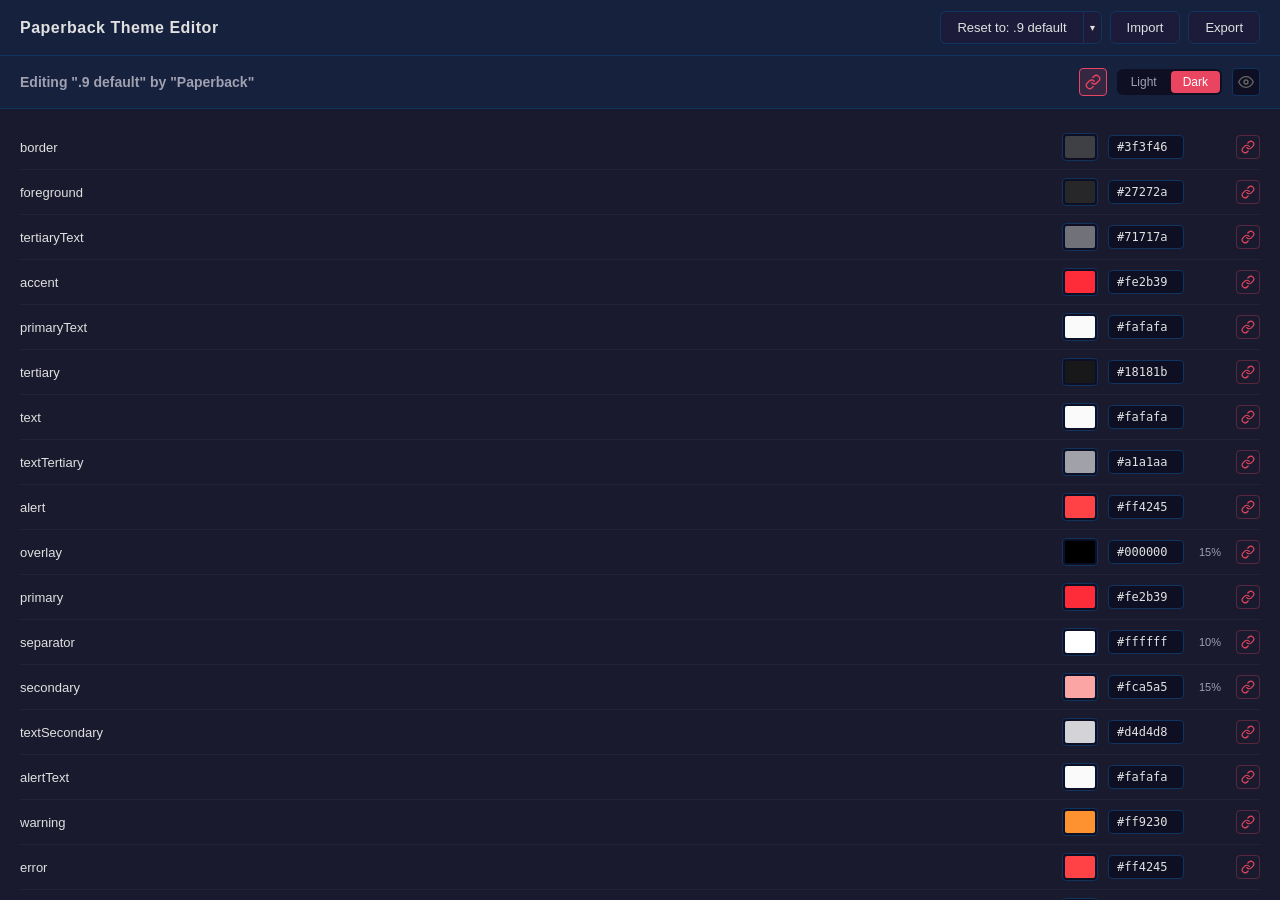
<file: src/index.html>
<!DOCTYPE html>
<html lang="en">
<head>
  <meta charset="UTF-8">
  <meta name="viewport" content="width=device-width, initial-scale=1.0">
  <title>Paperback Theme Editor</title>
  <link rel="stylesheet" href="layout.css">
  <link rel="stylesheet" href="preview.css">
</head>
<body>
  <div class="preview-edit-chrome">
  <header class="toolbar">
    <h1 class="toolbar-title">Paperback Theme Editor</h1>
    <div class="toolbar-actions">
      <div class="split-btn" id="reset-group">
        <button id="btn-reset" class="btn split-btn-main">Reset to: .9 default</button>
        <button id="btn-reset-toggle" class="btn split-btn-toggle" aria-label="Choose reset theme" aria-expanded="false" aria-controls="reset-dropdown">&#9662;</button>
        <div id="reset-dropdown" class="split-dropdown hidden">
          <!-- populated by JS from manifest -->
        </div>
      </div>
      <button id="btn-import" class="btn" title="Import .pbcolors">Import</button>
      <button id="btn-export" class="btn" title="Export .pbcolors">Export</button>
      <input type="file" id="file-input" accept=".pbcolors" hidden>
    </div>
  </header>

  <nav class="mobile-view-switch" aria-label="Workspace view">
    <button id="btn-mobile-colors" type="button" aria-pressed="true" aria-controls="editor-content">Colors</button>
    <button id="btn-mobile-preview" type="button" aria-pressed="false" aria-controls="preview-panel">Preview</button>
  </nav>
  </div>

  <main class="workspace preview-hidden" data-mobile-panel="colors">
    <section class="panel editor-panel">
      <div class="preview-edit-chrome">
      <div class="panel-header">
        <h2 id="editor-title">Editor</h2>
        <div class="editor-controls">
          <button id="btn-global-link" class="global-link-btn linked" title="All colors linked (light = dark)" aria-label="Link all colors between Light and Dark" aria-pressed="true"><span class="control-label">Modes linked</span></button>
          <div class="mode-toggle">
            <button id="btn-light" class="mode-btn" aria-pressed="false">Light</button>
            <button id="btn-dark" class="mode-btn active" aria-pressed="true">Dark</button>
          </div>
          <button id="btn-preview-toggle" class="preview-toggle-btn" title="Show preview panel" aria-label="Show preview panel" aria-expanded="false" aria-controls="preview-panel"><span class="control-label">Show preview</span></button>
        </div>
      </div>
      </div>
      <div id="editor-content" class="panel-body">
        <!-- Color pickers will be generated here -->
      </div>
    </section>

    <section id="preview-panel" class="panel preview-panel collapsed">
      <div class="preview-edit-chrome">
      <div class="panel-header">
        <h2>Preview</h2>
        <span class="preview-mobile-hint">Tap a color to edit</span>
        <button id="btn-preview-last-color" class="preview-last-color" type="button" hidden>
          <span id="preview-last-color-name"></span>
          <span class="preview-last-color-swatch" aria-hidden="true"></span>
        </button>
      </div>
      </div>
      <div id="preview-content" class="panel-body">
        <!-- Preview components will be loaded here -->
      </div>
      <section id="preview-color-editor" class="preview-color-editor" hidden inert aria-label="Preview color editor">
        <div class="preview-color-editor-heading">
          <button id="btn-preview-color-link" class="preview-color-editor-title" type="button" aria-pressed="false">
            <strong id="preview-color-name"></strong>
            <span id="preview-color-context"><span id="preview-color-applies"></span><span id="preview-color-link-label"></span><span id="preview-color-opacity"></span></span>
          </button>
          <button id="btn-preview-color-done" class="btn" type="button">Done</button>
        </div>
        <div class="preview-color-editor-controls">
          <div id="preview-color-field" class="preview-color-field" tabindex="0" role="group" aria-label="Saturation and brightness" aria-describedby="preview-color-field-help">
            <span id="preview-color-thumb" aria-hidden="true"></span>
          </div>
          <span id="preview-color-field-help" class="visually-hidden">Drag to change saturation and brightness. Use Left and Right for saturation, Up and Down for brightness. Hold Shift for larger steps.</span>
          <div class="preview-color-values">
            <label class="preview-color-hue-row"><span>Hue</span><input id="preview-color-hue" type="range" min="0" max="360" step="1" value="0"></label>
            <div class="preview-color-value-row">
              <span id="preview-color-swatch" aria-hidden="true"></span>
              <label for="preview-color-hex" class="visually-hidden">Hex color</label>
              <input id="preview-color-hex" type="text" autocomplete="off" autocapitalize="off" autocorrect="off" spellcheck="false" enterkeyhint="done" placeholder="#RRGGBB" aria-label="Hex color" aria-describedby="preview-color-hex-error">
              <button id="btn-preview-color-undo" class="btn" type="button">Undo</button>
            </div>
            <span id="preview-color-hex-error" class="preview-color-hex-error" role="status" hidden></span>
          </div>
        </div>
        <div class="preview-color-history">
          <select id="preview-color-history-kind" aria-label="Color history">
            <option value="recent">Recent</option>
            <option value="favorites">Favorites</option>
          </select>
          <div id="preview-color-history-list" class="preview-color-history-list" aria-label="Recent colors"></div>
          <button id="btn-preview-favorite" class="btn" type="button" aria-pressed="false">Favorite</button>
        </div>
      </section>
    </section>
  </main>

  <dialog id="export-dialog" class="export-dialog" aria-labelledby="export-title">
    <form id="export-form">
      <h2 id="export-title">Export theme</h2>
      <label for="export-name">File name</label>
      <div class="export-filename">
        <input id="export-name" type="text" required autocomplete="off" autocapitalize="off" spellcheck="false" aria-describedby="export-extension" autofocus>
        <span id="export-extension">.pbcolors</span>
      </div>
      <div class="export-actions">
        <button id="btn-export-cancel" class="btn" type="button">Cancel</button>
        <button class="btn export-confirm" type="submit">Export</button>
      </div>
    </form>
  </dialog>

  <script>
    (() => {
      let prefs = null;

      try {
        const saved = localStorage.getItem('theme-editor-prefs');
        prefs = saved ? JSON.parse(saved) : null;
      } catch {
        prefs = null;
      }

      window.__themeEditorBootPrefs = prefs;
      window.__themeEditorPreviewEnabled = true;

      const mode = prefs?.mode === 'light' ? 'light' : 'dark';
      const globalLinked = prefs?.globalLinked !== false;
      const previewEnabled = window.__themeEditorPreviewEnabled;
      const previewVisible = previewEnabled && prefs?.previewVisible === true;
      const mobilePanel = previewVisible && prefs?.mobilePanel === 'preview' ? 'preview' : 'colors';

      const btnLight = document.getElementById('btn-light');
      const btnDark = document.getElementById('btn-dark');
      const btnGlobalLink = document.getElementById('btn-global-link');
      const btnPreviewToggle = document.getElementById('btn-preview-toggle');
      const previewPanel = document.querySelector('.preview-panel');
      const workspace = document.querySelector('.workspace');
      const btnMobileColors = document.getElementById('btn-mobile-colors');
      const btnMobilePreview = document.getElementById('btn-mobile-preview');

      btnLight.classList.toggle('active', mode === 'light');
      btnDark.classList.toggle('active', mode === 'dark');
      btnLight.setAttribute('aria-pressed', String(mode === 'light'));
      btnDark.setAttribute('aria-pressed', String(mode === 'dark'));
      btnGlobalLink.classList.toggle('linked', globalLinked);
      btnGlobalLink.title = globalLinked ? 'All colors linked (light = dark)' : 'Colors independent';
      btnGlobalLink.setAttribute('aria-pressed', String(globalLinked));
      btnGlobalLink.querySelector('.control-label').textContent = globalLinked ? 'Modes linked' : 'Modes unlinked';

      previewPanel.classList.toggle('collapsed', !previewVisible);
      workspace.classList.toggle('preview-hidden', !previewVisible);
      btnPreviewToggle.classList.toggle('active', previewVisible);
      btnPreviewToggle.disabled = !previewEnabled;
      btnPreviewToggle.title = previewEnabled
        ? previewVisible ? 'Hide preview panel' : 'Show preview panel'
        : 'Preview coming soon';
      btnPreviewToggle.setAttribute('aria-label', btnPreviewToggle.title);
      btnPreviewToggle.setAttribute('aria-expanded', String(previewVisible));
      btnPreviewToggle.querySelector('.control-label').textContent = previewVisible ? 'Hide preview' : 'Show preview';
      workspace.dataset.mobilePanel = mobilePanel;
      btnMobileColors.setAttribute('aria-pressed', String(mobilePanel === 'colors'));
      btnMobilePreview.setAttribute('aria-pressed', String(mobilePanel === 'preview'));
      btnMobilePreview.disabled = !previewEnabled;
      const mobileLayout = window.matchMedia('(max-width: 700px), (pointer: coarse) and (max-height: 500px)');
      const previewEditing = mobileLayout.matches && mobilePanel === 'preview' && prefs?.previewEditor?.open === true;
      document.body.classList.toggle('preview-editing', previewEditing);
      document.querySelectorAll('.preview-edit-chrome').forEach(chrome => { chrome.inert = previewEditing; });
    })();
  </script>
  <script type="module" src="editor.js"></script>
</body>
</html>
</file>
<file: src/layout.css>
*, *::before, *::after {
  box-sizing: border-box;
  margin: 0;
  padding: 0;
}

:root {
  --ui-bg: #1a1a2e;
  --ui-surface: #16213e;
  --ui-border: #0f3460;
  --ui-text: #e0e0e0;
  --ui-text-muted: #a0a0b0;
  --ui-accent: #e94560;
  --ui-accent-hover: #ff6b81;
  --ui-panel-bg: #1c1c3a;
  --ui-input-bg: #0f0f23;
  --toolbar-height: 56px;
}

html, body {
  height: 100%;
  font-family: -apple-system, BlinkMacSystemFont, "Segoe UI", Roboto, Helvetica, Arial, sans-serif;
  background: var(--ui-bg);
  color: var(--ui-text);
}

body {
  display: flex;
  flex-direction: column;
  height: 100vh;
  height: 100dvh;
  overflow: hidden;
}

.visually-hidden {
  position: absolute;
  width: 1px;
  height: 1px;
  margin: -1px;
  padding: 0;
  overflow: hidden;
  clip: rect(0, 0, 0, 0);
  clip-path: inset(50%);
  white-space: nowrap;
  border: 0;
}

/* Mobile uses these wrappers for its sticky stack and edit transition. */
.preview-edit-chrome {
  display: contents;
}

/* Toolbar */
.toolbar {
  display: flex;
  align-items: center;
  justify-content: space-between;
  min-height: var(--toolbar-height);
  flex-shrink: 0;
  padding: 0 20px;
  background: var(--ui-surface);
  border-bottom: 1px solid var(--ui-border);
}

.toolbar-title {
  font-size: 16px;
  font-weight: 600;
  letter-spacing: 0.5px;
}

.toolbar-actions {
  display: flex;
  gap: 8px;
}

.btn {
  padding: 8px 16px;
  border: 1px solid var(--ui-border);
  border-radius: 6px;
  background: var(--ui-panel-bg);
  color: var(--ui-text);
  font-size: 13px;
  cursor: pointer;
  transition: background 0.15s, border-color 0.15s;
}

.btn:hover {
  background: var(--ui-border);
  border-color: var(--ui-accent);
}

/* Export filename dialog */
.export-dialog {
  width: min(420px, calc(100% - 24px));
  max-height: calc(100% - 24px);
  margin: auto;
  padding: 24px;
  overflow-y: auto;
  border: 1px solid var(--ui-border);
  border-radius: 12px;
  background: var(--ui-surface);
  color: var(--ui-text);
  box-shadow: 0 16px 48px rgba(0, 0, 0, 0.4);
}

.export-dialog::backdrop {
  background: rgba(0, 0, 0, 0.6);
}

.export-dialog h2 {
  margin-bottom: 20px;
  font-size: 18px;
}

.preview-history-remove-color {
  display: flex;
  align-items: center;
  gap: 12px;
  line-height: 1.4;
}

.preview-history-remove-swatch {
  flex: 0 0 44px;
  height: 44px;
  border: 1px solid rgba(255, 255, 255, 0.3);
  border-radius: 8px;
}

.export-dialog label {
  display: block;
  margin-bottom: 8px;
  font-size: 14px;
}

.export-filename {
  display: flex;
  align-items: center;
  overflow: hidden;
  border: 1px solid var(--ui-border);
  border-radius: 6px;
  background: var(--ui-input-bg);
}

.export-filename:focus-within {
  outline: 2px solid var(--ui-accent);
  outline-offset: 2px;
}

.export-filename input {
  width: 100%;
  min-width: 0;
  min-height: 44px;
  padding: 10px;
  border: 0;
  outline: none;
  background: transparent;
  color: var(--ui-text);
  font: inherit;
  font-size: 16px;
}

.export-filename span {
  flex-shrink: 0;
  padding-right: 10px;
  color: var(--ui-text-muted);
  font-size: 14px;
}

.export-actions {
  display: flex;
  justify-content: flex-end;
  gap: 8px;
  margin-top: 24px;
}

.export-actions .btn {
  min-height: 44px;
  min-width: 80px;
}

.export-confirm {
  background: var(--ui-accent);
  border-color: var(--ui-accent);
  color: #fff;
}

/* Split Button (Reset dropdown) */
.split-btn {
  position: relative;
  display: inline-flex;
}

.split-btn-main {
  border-top-right-radius: 0;
  border-bottom-right-radius: 0;
  border-right: none;
}

.split-btn-toggle {
  border-top-left-radius: 0;
  border-bottom-left-radius: 0;
  padding: 8px 6px;
  font-size: 10px;
  line-height: 1;
}

.split-dropdown {
  position: absolute;
  top: 100%;
  left: 0;
  margin-top: 4px;
  min-width: 100%;
  background: var(--ui-panel-bg);
  border: 1px solid var(--ui-border);
  border-radius: 6px;
  z-index: 100;
  overflow: hidden;
}

.split-dropdown.hidden {
  display: none;
}

.split-dropdown-item {
  display: block;
  width: 100%;
  padding: 8px 14px;
  border: none;
  background: none;
  color: var(--ui-text);
  font-size: 13px;
  text-align: left;
  cursor: pointer;
  white-space: nowrap;
  transition: background 0.12s;
}

.split-dropdown-item:hover {
  background: var(--ui-border);
}

.split-dropdown-item.active {
  color: var(--ui-accent);
}

/* Workspace */
.workspace {
  display: flex;
  flex: 1;
  min-width: 0;
  min-height: 0;
}

/* Panels */
.panel {
  display: flex;
  flex-direction: column;
  min-width: 0;
  min-height: 0;
  overflow: hidden;
}

.editor-panel {
  flex: 3;
  border-right: 1px solid var(--ui-border);
}

.preview-panel {
  flex: 2;
  transition: flex 0.25s ease, opacity 0.2s ease;
}

.preview-panel.collapsed {
  flex: 0;
  opacity: 0;
  overflow: hidden;
  pointer-events: none;
}

.preview-panel.collapsed .panel-header,
.preview-panel.collapsed .panel-body {
  display: none;
}

/* When preview is collapsed, remove right border from editor */
.workspace.preview-hidden .editor-panel {
  border-right: none;
}

.panel-header {
  display: flex;
  align-items: center;
  justify-content: space-between;
  gap: 16px;
  flex-shrink: 0;
  padding: 12px 20px;
  border-bottom: 1px solid var(--ui-border);
  background: var(--ui-surface);
}

.panel-header h2 {
  font-size: 14px;
  font-weight: 600;
  text-transform: uppercase;
  letter-spacing: 1px;
  color: var(--ui-text-muted);
}

#editor-title {
  flex: 1;
  min-width: 0;
  overflow: hidden;
  text-overflow: ellipsis;
  white-space: nowrap;
  text-transform: none;
  letter-spacing: 0;
}

.panel-body {
  flex: 1;
  min-height: 0;
  overflow-y: auto;
  padding: 16px 20px;
}

/* Editor Controls */
.editor-controls {
  display: flex;
  align-items: center;
  gap: 10px;
  flex-shrink: 0;
}

.control-label,
.mobile-view-switch,
.preview-mobile-hint,
.preview-last-color,
.preview-color-editor {
  display: none;
}

/* Global Link Button */
.global-link-btn {
  width: 28px;
  height: 28px;
  border: 1px solid var(--ui-border);
  border-radius: 4px;
  background: var(--ui-input-bg);
  cursor: pointer;
  position: relative;
  transition: border-color 0.15s, background 0.15s;
}

.global-link-btn::before {
  content: '';
  position: absolute;
  inset: 0;
  background-repeat: no-repeat;
  background-position: center;
  background-size: 16px;
  /* Chain-link icon via inline SVG */
  background-image: url("data:image/svg+xml,%3Csvg xmlns='http://www.w3.org/2000/svg' viewBox='0 0 24 24' fill='none' stroke='%23666' stroke-width='2' stroke-linecap='round'%3E%3Cpath d='M10 13a5 5 0 0 0 7.54.54l3-3a5 5 0 0 0-7.07-7.07l-1.72 1.71'/%3E%3Cpath d='M14 11a5 5 0 0 0-7.54-.54l-3 3a5 5 0 0 0 7.07 7.07l1.71-1.71'/%3E%3C/svg%3E");
}

.global-link-btn.linked {
  border-color: var(--ui-accent);
  background: rgba(233, 69, 96, 0.15);
}

.global-link-btn.linked::before {
  background-image: url("data:image/svg+xml,%3Csvg xmlns='http://www.w3.org/2000/svg' viewBox='0 0 24 24' fill='none' stroke='%23e94560' stroke-width='2' stroke-linecap='round'%3E%3Cpath d='M10 13a5 5 0 0 0 7.54.54l3-3a5 5 0 0 0-7.07-7.07l-1.72 1.71'/%3E%3Cpath d='M14 11a5 5 0 0 0-7.54-.54l-3 3a5 5 0 0 0 7.07 7.07l1.71-1.71'/%3E%3C/svg%3E");
}

.global-link-btn:hover {
  border-color: var(--ui-accent-hover);
}

/* Preview Toggle Button */
.preview-toggle-btn {
  width: 28px;
  height: 28px;
  border: 1px solid var(--ui-border);
  border-radius: 4px;
  background: var(--ui-input-bg);
  cursor: pointer;
  position: relative;
  transition: border-color 0.15s, background 0.15s;
}

.preview-toggle-btn::before {
  content: '';
  position: absolute;
  inset: 0;
  background-repeat: no-repeat;
  background-position: center;
  background-size: 16px;
  /* Eye icon - preview visible */
  background-image: url("data:image/svg+xml,%3Csvg xmlns='http://www.w3.org/2000/svg' viewBox='0 0 24 24' fill='none' stroke='%23666' stroke-width='2' stroke-linecap='round' stroke-linejoin='round'%3E%3Cpath d='M1 12s4-8 11-8 11 8 11 8-4 8-11 8-11-8-11-8z'/%3E%3Ccircle cx='12' cy='12' r='3'/%3E%3C/svg%3E");
}

.preview-toggle-btn.active {
  border-color: var(--ui-accent);
  background: rgba(233, 69, 96, 0.15);
}

.preview-toggle-btn.active::before {
  background-image: url("data:image/svg+xml,%3Csvg xmlns='http://www.w3.org/2000/svg' viewBox='0 0 24 24' fill='none' stroke='%23e94560' stroke-width='2' stroke-linecap='round' stroke-linejoin='round'%3E%3Cpath d='M1 12s4-8 11-8 11 8 11 8-4 8-11 8-11-8-11-8z'/%3E%3Ccircle cx='12' cy='12' r='3'/%3E%3C/svg%3E");
}

.preview-toggle-btn:hover {
  border-color: var(--ui-accent-hover);
}

.preview-toggle-btn:disabled {
  cursor: not-allowed;
  opacity: 0.45;
}

.preview-toggle-btn:disabled:hover {
  border-color: var(--ui-border);
}

/* Mode Toggle */
.mode-toggle {
  display: flex;
  gap: 2px;
  background: var(--ui-input-bg);
  border-radius: 6px;
  padding: 2px;
}

.mode-btn {
  padding: 4px 12px;
  border: none;
  border-radius: 4px;
  background: transparent;
  color: var(--ui-text-muted);
  font-size: 12px;
  cursor: pointer;
  transition: background 0.15s, color 0.15s;
}

.mode-btn.active {
  background: var(--ui-accent);
  color: #fff;
}

.mode-btn:hover:not(.active) {
  color: var(--ui-text);
}

/* Scrollbar */
.panel-body::-webkit-scrollbar {
  width: 6px;
}

.panel-body::-webkit-scrollbar-track {
  background: transparent;
}

.panel-body::-webkit-scrollbar-thumb {
  background: var(--ui-border);
  border-radius: 3px;
}

/* Color Rows */
.color-row {
  display: flex;
  align-items: center;
  gap: 10px;
  padding: 8px 0;
  border-bottom: 1px solid rgba(255, 255, 255, 0.04);
  position: relative;
  isolation: isolate;
}

.color-row:last-child {
  border-bottom: none;
}

.color-row::before {
  content: '';
  position: absolute;
  inset: 3px -10px;
  border-radius: 14px;
  background: var(--linked-highlight-soft, rgba(233, 69, 96, 0.12));
  box-shadow: inset 0 0 0 2px var(--linked-highlight, rgba(233, 69, 96, 0.4));
  opacity: 0;
  pointer-events: none;
  transition: none;
  z-index: -1;
}

.color-row.linked-hover::before {
  opacity: 1;
}

.color-label {
  flex: 1;
  font-size: 13px;
  color: var(--ui-text);
  min-width: 100px;
  overflow: hidden;
  text-overflow: ellipsis;
  white-space: nowrap;
}

.color-picker {
  width: 36px;
  height: 28px;
  border: 1px solid var(--ui-border);
  border-radius: 4px;
  background: var(--ui-input-bg);
  cursor: pointer;
  padding: 2px;
  flex-shrink: 0;
}

.color-picker::-webkit-color-swatch-wrapper {
  padding: 0;
}

.color-picker::-webkit-color-swatch {
  border: none;
  border-radius: 2px;
}

.color-hex {
  width: 76px;
  padding: 4px 8px;
  border: 1px solid var(--ui-border);
  border-radius: 4px;
  background: var(--ui-input-bg);
  color: var(--ui-text);
  font-size: 12px;
  font-family: 'SF Mono', 'Menlo', 'Consolas', monospace;
  flex-shrink: 0;
}

.color-hex:focus {
  outline: none;
  border-color: var(--ui-accent);
}

.color-alpha {
  width: 32px;
  font-size: 11px;
  color: var(--ui-text-muted);
  text-align: center;
  flex-shrink: 0;
}

/* Per-color Link Button */
.link-btn {
  width: 24px;
  height: 24px;
  border: 1px solid transparent;
  border-radius: 4px;
  background: transparent;
  cursor: pointer;
  position: relative;
  flex-shrink: 0;
  transition: border-color 0.15s, background 0.15s;
}

.link-btn::before {
  content: '';
  position: absolute;
  inset: 0;
  background-repeat: no-repeat;
  background-position: center;
  background-size: 14px;
  background-image: url("data:image/svg+xml,%3Csvg xmlns='http://www.w3.org/2000/svg' viewBox='0 0 24 24' fill='none' stroke='%23555' stroke-width='2' stroke-linecap='round'%3E%3Cpath d='M18 13h-5'/%3E%3Cpath d='M6 13h5'/%3E%3Cpath d='M15 8l3-1a5 5 0 0 1 0 10l-3-1'/%3E%3Cpath d='M9 8l-3-1a5 5 0 0 0 0 10l3-1'/%3E%3C/svg%3E");
}

.link-btn.linked::before {
  background-image: url("data:image/svg+xml,%3Csvg xmlns='http://www.w3.org/2000/svg' viewBox='0 0 24 24' fill='none' stroke='%23e94560' stroke-width='2' stroke-linecap='round'%3E%3Cpath d='M10 13a5 5 0 0 0 7.54.54l3-3a5 5 0 0 0-7.07-7.07l-1.72 1.71'/%3E%3Cpath d='M14 11a5 5 0 0 0-7.54-.54l-3 3a5 5 0 0 0 7.07 7.07l1.71-1.71'/%3E%3C/svg%3E");
}

.link-btn.linked {
  border-color: rgba(233, 69, 96, 0.3);
}

.link-btn:hover {
  background: rgba(255, 255, 255, 0.05);
  border-color: var(--ui-border);
}

/* Let tablet headers wrap without squeezing their controls or content. */
@media (max-width: 1000px) {
  .toolbar {
    flex-wrap: wrap;
    gap: 10px 16px;
    padding: 12px 20px;
  }

  .toolbar-actions {
    flex-wrap: wrap;
  }

  .panel-header {
    flex-wrap: wrap;
    gap: 10px;
  }
}

/* Phones use one full-width panel at a time. */
@media (max-width: 700px), (pointer: coarse) and (max-height: 500px) {
  /* Let Safari's document scroll view own the active panel, including editing. */
  html, body {
    height: auto;
    min-height: 100%;
  }

  body {
    min-height: 100vh;
    min-height: 100dvh;
    overflow: visible;
    overflow-anchor: none;
    --preview-editor-duration: 220ms;
    --preview-editor-easing: cubic-bezier(0.2, 0.7, 0.2, 1);
  }

  .workspace,
  .panel,
  .panel-body {
    flex: none;
    overflow: visible;
  }

  .preview-edit-chrome {
    display: block;
    position: sticky;
    z-index: 10;
    top: var(--preview-edit-chrome-top, 0px);
    align-self: stretch;
    flex: none;
    width: 100%;
    min-height: 0;
    height: var(--preview-edit-chrome-height, auto);
    background: var(--ui-surface);
    opacity: 1;
    transform: none;
    transition: opacity var(--preview-editor-duration) ease-out,
      transform var(--preview-editor-duration) var(--preview-editor-easing);
  }

  body > .preview-edit-chrome {
    z-index: 13;
  }

  .editor-panel > .preview-edit-chrome {
    z-index: 12;
  }

  .preview-panel > .preview-edit-chrome {
    z-index: 11;
  }

  .preview-editor-transitioning .preview-edit-chrome,
  .preview-editing .preview-edit-chrome {
    overflow: clip;
  }

  .preview-editing:not(.preview-editor-transitioning) .preview-edit-chrome {
    height: 0;
  }

  .preview-editing:not(.preview-editor-transitioning) .workspace[data-mobile-panel="preview"] {
    padding-top: var(--preview-edit-anchor-space, 0px);
  }

  .preview-editing .preview-edit-chrome {
    opacity: 0;
    transform: translateY(-8px);
    pointer-events: none;
  }

  .toolbar {
    gap: 6px;
    padding: max(6px, env(safe-area-inset-top)) max(12px, env(safe-area-inset-right)) 6px max(12px, env(safe-area-inset-left));
  }

  .toolbar-title {
    width: 100%;
    font-size: 14px;
    letter-spacing: 0;
  }

  .toolbar-actions {
    display: grid;
    grid-template-columns: minmax(0, 1fr) auto auto;
    gap: 8px;
    width: 100%;
  }

  .toolbar-actions .split-btn {
    grid-column: auto;
    min-width: 0;
  }

  .split-btn-main {
    flex: 1;
    min-width: 0;
    overflow: hidden;
    text-overflow: ellipsis;
  }

  .btn,
  .split-dropdown-item {
    min-height: 44px;
    padding: 10px 8px;
    font-size: 14px;
    white-space: nowrap;
  }

  .split-btn-toggle {
    min-width: 44px;
  }

  .split-dropdown {
    right: 0;
  }

  .split-dropdown-item {
    white-space: normal;
  }

  .mobile-view-switch {
    display: flex;
    flex-shrink: 0;
    gap: 4px;
    padding: 4px max(12px, env(safe-area-inset-right)) 4px max(12px, env(safe-area-inset-left));
    border-bottom: 1px solid var(--ui-border);
    background: var(--ui-surface);
  }

  .mobile-view-switch button {
    flex: 1;
    min-width: 0;
    min-height: 44px;
    padding: 8px 12px;
    border: 1px solid transparent;
    border-radius: 6px;
    background: var(--ui-input-bg);
    color: var(--ui-text-muted);
    font: inherit;
    font-size: 14px;
    cursor: pointer;
  }

  .mobile-view-switch button[aria-pressed="true"] {
    border-color: var(--ui-accent);
    background: rgba(233, 69, 96, 0.15);
    color: var(--ui-text);
  }

  .workspace {
    flex-direction: column;
  }

  .preview-mobile-hint:not([hidden]) {
    display: inline;
    color: var(--ui-text-muted);
    font-size: 12px;
    line-height: 1.4;
  }

  .preview-last-color:not([hidden]) {
    display: inline-flex;
    align-items: center;
    gap: 8px;
    min-width: 0;
    min-height: 44px;
    max-width: calc(100% - 90px);
    margin-left: auto;
    padding: 5px 6px;
    border: 1px solid var(--ui-border);
    border-radius: 6px;
    background: var(--ui-input-bg);
    color: var(--ui-text);
    font: inherit;
    cursor: pointer;
  }

  #preview-last-color-name {
    min-width: 0;
    overflow: hidden;
    text-overflow: ellipsis;
    white-space: nowrap;
    font-size: 13px;
  }

  .preview-last-color-swatch {
    position: relative;
    flex: 0 0 32px;
    width: 32px;
    height: 32px;
    overflow: hidden;
    border-radius: 4px;
    background: repeating-conic-gradient(#fff 0% 25%, #b8b8b8 0% 50%) 50% / 8px 8px;
  }

  .preview-last-color-swatch::after {
    content: '';
    position: absolute;
    inset: 0;
    background: var(--last-color, transparent);
  }

  .preview-last-color:focus-visible {
    outline: 2px solid var(--ui-accent);
    outline-offset: 2px;
  }

  .preview-color-editor:not([hidden]) {
    display: flex;
    position: fixed;
    z-index: 20;
    left: 0;
    right: 0;
    bottom: var(--preview-edit-viewport-bottom, 0px);
    transform: translateY(100%);
    opacity: 0;
    transition: transform var(--preview-editor-duration) var(--preview-editor-easing),
      opacity var(--preview-editor-duration) ease-out;
    flex-direction: column;
    gap: 4px;
    min-width: 0;
    max-height: calc(var(--preview-edit-viewport-height, 100dvh) - 88px);
    padding: 8px max(12px, env(safe-area-inset-right)) max(8px, env(safe-area-inset-bottom)) max(12px, env(safe-area-inset-left));
    overflow-y: auto;
    overscroll-behavior-y: contain;
    border-top: 1px solid var(--ui-border);
    background: var(--ui-surface);
  }

  .preview-color-editor-heading {
    display: flex;
    flex-shrink: 0;
    align-items: center;
    justify-content: space-between;
    gap: 12px;
    min-height: 44px;
  }

  .preview-color-editor-title {
    display: flex;
    flex: 1;
    flex-direction: column;
    justify-content: center;
    gap: 3px;
    min-width: 0;
    min-height: 44px;
    padding: 0;
    border: 0;
    border-radius: 4px;
    background: none;
    color: inherit;
    font: inherit;
    text-align: left;
    cursor: pointer;
  }

  #btn-preview-color-link:focus-visible {
    outline: 2px solid var(--ui-accent);
    outline-offset: 2px;
  }

  #preview-color-link-label {
    color: var(--ui-text);
    text-decoration: underline;
    text-decoration-color: var(--ui-text-muted);
    text-underline-offset: 2px;
  }

  #btn-preview-color-link:hover #preview-color-link-label {
    color: var(--ui-accent-hover);
    text-decoration-color: currentColor;
  }

  #preview-color-name {
    min-width: 0;
    overflow: hidden;
    text-overflow: ellipsis;
    white-space: nowrap;
    font-size: 14px;
  }

  #preview-color-context {
    color: var(--ui-text-muted);
    font-size: 11px;
    line-height: 1.3;
  }

  #btn-preview-color-done {
    flex-shrink: 0;
    border-color: var(--ui-accent);
    background: rgba(233, 69, 96, 0.15);
  }

  .preview-color-editor-controls {
    display: grid;
    flex-shrink: 0;
    gap: 6px;
    min-width: 0;
  }

  .preview-color-field {
    position: relative;
    width: 100%;
    height: 104px;
    border-radius: 6px;
    background:
      linear-gradient(to top, #000, transparent),
      linear-gradient(to right, #fff, transparent),
      var(--picker-hue, #f00);
    cursor: crosshair;
    touch-action: none;
    user-select: none;
    -webkit-user-select: none;
  }

  #preview-color-thumb {
    position: absolute;
    width: 18px;
    height: 18px;
    border: 2px solid #fff;
    border-radius: 50%;
    box-shadow: 0 0 0 1px rgba(0, 0, 0, 0.8), 0 1px 4px rgba(0, 0, 0, 0.4);
    transform: translate(-50%, -50%);
    pointer-events: none;
  }

  .preview-color-values {
    display: grid;
    gap: 0;
    min-width: 0;
  }

  .preview-color-hue-row {
    display: flex;
    align-items: center;
    gap: 10px;
    min-height: 44px;
    color: var(--ui-text-muted);
    font-size: 13px;
  }

  #preview-color-hue {
    flex: 1;
    min-width: 0;
    height: 44px;
    margin: 0;
    appearance: none;
    -webkit-appearance: none;
    background: transparent;
    cursor: pointer;
    touch-action: pan-y;
  }

  #preview-color-hue::-webkit-slider-runnable-track {
    height: 12px;
    border-radius: 6px;
    background: linear-gradient(to right, #f00, #ff0, #0f0, #0ff, #00f, #f0f, #f00);
  }

  #preview-color-hue::-webkit-slider-thumb {
    width: 24px;
    height: 24px;
    margin-top: -6px;
    appearance: none;
    -webkit-appearance: none;
    border: 2px solid #fff;
    border-radius: 50%;
    background: var(--ui-surface);
    box-shadow: 0 0 0 1px rgba(0, 0, 0, 0.6);
  }

  #preview-color-hue::-moz-range-track {
    height: 12px;
    border-radius: 6px;
    background: linear-gradient(to right, #f00, #ff0, #0f0, #0ff, #00f, #f0f, #f00);
  }

  #preview-color-hue::-moz-range-thumb {
    width: 20px;
    height: 20px;
    border: 2px solid #fff;
    border-radius: 50%;
    background: var(--ui-surface);
    box-shadow: 0 0 0 1px rgba(0, 0, 0, 0.6);
  }

  .preview-color-value-row {
    display: grid;
    grid-template-columns: 28px minmax(0, 1fr) auto;
    align-items: center;
    gap: 8px;
    min-height: 44px;
  }

  #preview-color-swatch {
    width: 28px;
    height: 32px;
    border: 1px solid var(--ui-border);
    border-radius: 4px;
  }

  #preview-color-hex {
    width: 100%;
    min-width: 0;
    min-height: 44px;
    padding: 8px;
    border: 1px solid var(--ui-border);
    border-radius: 6px;
    background: var(--ui-input-bg);
    color: var(--ui-text);
    font: 16px 'SF Mono', 'Menlo', 'Consolas', monospace;
  }

  #btn-preview-color-undo:disabled {
    opacity: 0.45;
    cursor: default;
  }

  .preview-color-hex-error:not([hidden]) {
    display: block;
    color: #ff9cab;
    font-size: 12px;
    line-height: 1.3;
    padding: 4px 0;
  }

  #preview-color-hex[aria-invalid="true"] {
    border-color: #ff9cab;
  }

  .preview-color-history {
    display: flex;
    flex-shrink: 0;
    align-items: center;
    gap: 6px;
    min-width: 0;
    min-height: 48px;
    padding-top: 4px;
    border-top: 1px solid var(--ui-border);
  }

  #preview-color-history-kind {
    flex: 0 0 88px;
    width: 88px;
    min-height: 44px;
    height: 44px;
    appearance: none;
    -webkit-appearance: none;
    padding: 8px 18px 8px 8px;
    border: 1px solid var(--ui-border);
    border-radius: 6px;
    background: var(--ui-input-bg);
    background-image: linear-gradient(45deg, transparent 50%, var(--ui-text-muted) 50%), linear-gradient(135deg, var(--ui-text-muted) 50%, transparent 50%);
    background-position: right 10px center, right 6px center;
    background-size: 4px 4px;
    background-repeat: no-repeat;
    color: var(--ui-text);
    font: inherit;
    font-size: 14px;
  }

  .preview-color-history-list {
    display: flex;
    flex: 1;
    align-items: center;
    gap: 4px;
    min-width: 0;
    min-height: 44px;
    overflow-x: auto;
    overflow-y: hidden;
    overscroll-behavior-x: contain;
    scroll-padding-inline: 2px;
    scrollbar-width: thin;
  }

  .preview-color-history-list::-webkit-scrollbar {
    height: 2px;
  }

  .preview-color-history-list::-webkit-scrollbar-thumb {
    border-radius: 2px;
    background: var(--ui-border);
  }

  .preview-history-swatch {
    flex: 0 0 44px;
    width: 44px;
    height: 44px;
    padding: 6px;
    border: 1px solid transparent;
    border-radius: 8px;
    background: var(--history-color, transparent);
    background-clip: content-box;
    cursor: pointer;
  }

  .preview-history-swatch:hover,
  .preview-history-swatch:focus-visible {
    border-color: var(--ui-accent);
    outline: none;
  }

  .preview-history-swatch.is-current {
    border-color: var(--ui-text);
  }

  .preview-history-swatch:focus-visible {
    outline: 2px solid var(--ui-accent);
    outline-offset: -2px;
  }

  .preview-color-history-empty {
    color: var(--ui-text-muted);
    font-size: 12px;
    line-height: 1.3;
  }

  #btn-preview-favorite {
    flex: 0 0 78px;
    min-width: 78px;
    min-height: 44px;
    padding: 8px 4px;
    border: 1px solid var(--ui-border);
    border-radius: 6px;
    background: var(--ui-input-bg);
    color: var(--ui-text);
    font: inherit;
    font-size: 14px;
    cursor: pointer;
  }

  #btn-preview-favorite[aria-pressed="true"] {
    border-color: var(--ui-accent);
    background: rgba(233, 69, 96, 0.15);
  }

  #preview-color-history-kind:focus-visible,
  #btn-preview-favorite:focus-visible {
    outline: 2px solid var(--ui-accent);
    outline-offset: 2px;
  }

  .preview-color-field:focus-visible,
  #preview-color-hue:focus-visible,
  #preview-color-hex:focus-visible {
    outline: 2px solid var(--ui-accent);
    outline-offset: 3px;
    border-radius: 6px;
  }

  .editor-panel {
    flex: 1;
    border-right: 0;
  }

  .panel-header {
    padding: 6px max(12px, env(safe-area-inset-right)) 6px max(12px, env(safe-area-inset-left));
    gap: 6px;
  }

  #editor-title {
    flex: 1 1 100%;
    font-size: 13px;
  }

  .editor-controls {
    width: 100%;
    justify-content: space-between;
    gap: 8px;
  }

  .control-label {
    display: inline;
  }

  .global-link-btn,
  .link-btn {
    width: auto;
    height: auto;
    min-height: 44px;
    padding: 8px 10px 8px 32px;
    color: var(--ui-text);
    font: inherit;
    font-size: 13px;
    white-space: nowrap;
  }

  .global-link-btn::before,
  .link-btn::before {
    right: auto;
    width: 30px;
    background-size: 16px;
  }

  .preview-toggle-btn {
    display: none;
  }

  .mode-btn {
    min-height: 44px;
    min-width: 56px;
    padding: 8px 10px;
    font-size: 14px;
  }

  .panel-body {
    padding: 8px max(14px, env(safe-area-inset-right)) max(16px, env(safe-area-inset-bottom)) max(14px, env(safe-area-inset-left));
    scroll-padding-block: 12px;
  }

  .color-row {
    display: grid;
    grid-template-columns: 44px minmax(82px, 1fr) 32px auto;
    gap: 8px;
    padding: 12px 0;
    scroll-margin-block: 8px;
  }

  .color-label {
    grid-column: 1 / -1;
    min-width: 0;
    font-size: 14px;
    white-space: normal;
    overflow-wrap: anywhere;
  }

  .color-picker {
    width: 44px;
    height: 44px;
    border-radius: 6px;
  }

  .color-hex {
    width: 100%;
    min-width: 0;
    min-height: 44px;
    padding: 8px 5px;
    font-size: 16px;
  }

  .color-alpha {
    width: 32px;
    font-size: 12px;
  }

  .link-btn {
    padding-right: 8px;
    padding-left: 28px;
    font-size: 12px;
    border-color: var(--ui-border);
  }

  .link-btn::before {
    width: 26px;
  }

  .workspace[data-mobile-panel="colors"] .preview-panel {
    display: none;
  }

  .workspace[data-mobile-panel="preview"] .editor-panel {
    display: contents;
  }

  .workspace[data-mobile-panel="preview"] #editor-title {
    position: absolute;
    width: 1px;
    height: 1px;
    margin: -1px;
    padding: 0;
    overflow: hidden;
    clip: rect(0, 0, 0, 0);
    clip-path: inset(50%);
    white-space: nowrap;
    border: 0;
  }

  .workspace[data-mobile-panel="preview"] #editor-content {
    display: none;
  }

  .workspace[data-mobile-panel="preview"] .preview-panel {
    display: flex;
    flex: none;
    opacity: 1;
    pointer-events: auto;
    padding-bottom: 0;
    transition: none;
  }

  .preview-editor-transitioning .workspace[data-mobile-panel="preview"] .preview-panel {
    transition: padding-bottom var(--preview-editor-duration) var(--preview-editor-easing);
  }

  .workspace[data-mobile-panel="preview"] .preview-panel .panel-header {
    display: flex;
  }

  .workspace[data-mobile-panel="preview"] .preview-panel .panel-body {
    display: block;
  }

  .preview-editing .workspace[data-mobile-panel="preview"] .preview-panel {
    padding-bottom: calc(var(--preview-editor-height, 0px) + var(--preview-edit-viewport-bottom, 0px));
  }

  .preview-editing .preview-color-editor:not([hidden]) {
    transform: translateY(0);
    opacity: 1;
  }

  body.preview-editing #preview-content .preview-edit-target {
    outline: 2px solid #55d9ed;
    outline-offset: 3px;
  }
}

/* Keep the editing area useful when a phone is held sideways. */
@media (min-width: 560px) and (max-width: 700px) and (max-height: 500px), (min-width: 560px) and (pointer: coarse) and (max-height: 500px) {
  .toolbar {
    flex-wrap: nowrap;
    padding-top: max(6px, env(safe-area-inset-top));
    padding-bottom: 6px;
  }

  .toolbar-title {
    flex: 1;
    min-width: 0;
    width: auto;
    overflow: hidden;
    text-overflow: ellipsis;
    white-space: nowrap;
    font-size: 14px;
  }

  .toolbar-actions {
    flex: 0 0 auto;
    width: auto;
  }

  .mobile-view-switch {
    padding-top: 4px;
    padding-bottom: 4px;
  }

  .panel-header {
    flex-wrap: nowrap;
    padding-top: 6px;
    padding-bottom: 6px;
  }

  #editor-title {
    flex: 1 1 0;
  }

  .editor-controls {
    width: auto;
  }

  .color-row {
    grid-template-columns: minmax(0, 1fr) 44px 100px 32px 90px;
    padding-top: 8px;
    padding-bottom: 8px;
  }

  .color-label {
    grid-column: auto;
  }

  .preview-color-editor-controls {
    grid-template-columns: minmax(0, 1fr) minmax(220px, 1fr);
    align-items: center;
    gap: 12px;
  }

  .preview-color-field {
    height: 104px;
  }
}

@media (prefers-reduced-motion: reduce) {
  .preview-panel,
  .preview-edit-chrome,
  .preview-color-editor:not([hidden]),
  .preview-editor-transitioning .workspace[data-mobile-panel="preview"] .preview-panel,
  .btn,
  .split-dropdown-item,
  .global-link-btn,
  .preview-toggle-btn,
  .mode-btn,
  .link-btn {
    transition: none;
  }
}
</file>
<file: src/preview.css>
.preview-shell {
  display: flex;
  flex-direction: column;
  gap: 18px;
  min-height: 100%;
  min-width: 0;
}

.preview-intro,
.preview-token-section {
  border: 1px solid rgba(255, 255, 255, 0.08);
  border-radius: 18px;
  background:
    linear-gradient(160deg, rgba(255, 255, 255, 0.05), rgba(255, 255, 255, 0.02)),
    rgba(12, 15, 26, 0.45);
  box-shadow: 0 18px 40px rgba(0, 0, 0, 0.18);
}

.preview-intro {
  display: grid;
  grid-template-columns: minmax(0, 1fr);
  gap: 14px;
  padding: 18px;
}

.preview-intro-copy,
.preview-meta {
  display: flex;
  flex-direction: column;
  gap: 8px;
  min-width: 0;
}

.preview-family-badge,
.preview-meta-label,
.preview-token-label,
.preview-chip,
.preview-banner,
.preview-list-tag,
.preview-key-chip {
  width: fit-content;
  padding: 5px 10px;
  border-radius: 999px;
  font-size: 11px;
  font-weight: 700;
  letter-spacing: 0.08em;
  text-transform: uppercase;
}

.preview-family-badge,
.preview-meta-label,
.preview-token-label {
  border: 1px solid rgba(255, 255, 255, 0.08);
  background: rgba(255, 255, 255, 0.05);
  color: rgba(255, 255, 255, 0.76);
}

.preview-intro h3,
.preview-token-header h3 {
  font-size: 20px;
  line-height: 1.1;
  color: #f3f5fb;
}

.preview-intro p,
.preview-token-header p,
.preview-meta span,
.preview-meta strong {
  color: rgba(228, 233, 245, 0.72);
  line-height: 1.45;
}

.preview-meta strong {
  font-size: 14px;
  color: #f3f5fb;
}

.preview-help-mobile {
  display: none;
}

.preview-stage {
  display: flex;
  flex-direction: column;
  gap: 18px;
}

.preview-showcase {
  position: relative;
  overflow: hidden;
  border-radius: 24px;
  padding: 18px;
  border: 1px solid rgba(255, 255, 255, 0.1);
  box-shadow: 0 28px 60px rgba(0, 0, 0, 0.28);
  transition: border-color 0.16s ease, box-shadow 0.16s ease, transform 0.16s ease;
}

.preview-showcase::before {
  content: '';
  position: absolute;
  inset: 0;
  background:
    radial-gradient(circle at top right, rgba(255, 255, 255, 0.14), transparent 40%),
    linear-gradient(180deg, rgba(255, 255, 255, 0.03), transparent 35%);
  pointer-events: none;
}

.preview-kicker {
  display: block;
  margin-bottom: 4px;
  font-size: 11px;
  letter-spacing: 0.08em;
  text-transform: uppercase;
  color: var(--theme-text-tertiary, rgba(255, 255, 255, 0.6));
}

.preview-v08 .preview-legacy-card h4,
.preview-fallback h4 {
  font-size: 18px;
  font-weight: 700;
  color: inherit;
}

.preview-chip {
  border: 1px solid transparent;
  transition: box-shadow 0.16s ease, transform 0.16s ease;
}

.preview-v08 .preview-legacy-top {
  display: flex;
  align-items: flex-start;
  justify-content: space-between;
  gap: 12px;
}

.preview-v08 .preview-legacy-copy p,
.preview-v08 .preview-legacy-notes p,
.preview-fallback p {
  color: var(--theme-text-secondary, rgba(255, 255, 255, 0.74));
}

.preview-v08 .preview-button-row {
  display: flex;
  flex-wrap: wrap;
  gap: 10px;
}

.preview-button {
  border: 1px solid transparent;
  border-radius: 14px;
  padding: 11px 14px;
  font: inherit;
  font-weight: 700;
  transition: box-shadow 0.16s ease, transform 0.16s ease, border-color 0.16s ease;
}

.preview-list-copy strong {
  display: block;
  margin-bottom: 3px;
  color: var(--theme-tertiary-text, var(--theme-text, rgb(245, 245, 245)));
}

.preview-list-tag {
  background: var(--theme-secondary, rgba(255, 255, 255, 0.12));
  color: var(--theme-secondary-text, rgb(255, 255, 255));
}

.preview-v08 {
  background: var(--theme-background-color, rgb(16, 18, 26));
  color: var(--theme-body-text-color, rgb(245, 245, 245));
  border-color: var(--theme-border-color, rgba(255, 255, 255, 0.14));
}

.preview-v08 .preview-legacy-device {
  display: grid;
  gap: 14px;
}

.preview-v08 .preview-banner {
  background: var(--theme-accent-color-light, rgba(233, 69, 96, 0.18));
  color: var(--theme-accent-text-color, rgb(255, 255, 255));
}

.preview-v08 .preview-legacy-card,
.preview-fallback {
  display: grid;
  gap: 16px;
  padding: 18px;
  border: 1px solid var(--theme-border-color, rgba(255, 255, 255, 0.12));
  border-radius: 22px;
  background: var(--theme-foreground-color, rgba(255, 255, 255, 0.08));
}

.preview-v08 .preview-legacy-card h4 {
  color: var(--theme-title-text-color, rgb(255, 255, 255));
}

.preview-v08 .preview-legacy-supertitle {
  font-size: 11px;
  letter-spacing: 0.08em;
  text-transform: uppercase;
  color: var(--theme-supertitle-text-color, rgba(255, 255, 255, 0.64));
}

.preview-v08 .preview-legacy-copy p {
  color: var(--theme-subtitle-text-color, rgba(255, 255, 255, 0.76));
}

.preview-v08 .preview-legacy-body {
  color: var(--theme-body-text-color, rgba(255, 255, 255, 0.76));
}

.preview-v08 .preview-legacy-subtitle {
  color: var(--theme-subtitle-text-color, rgba(255, 255, 255, 0.76));
}

.preview-v08 .preview-button-normal {
  background: var(--theme-button-normal-background-color, rgba(255, 255, 255, 0.08));
  border-color: var(--theme-button-normal-border-color, rgba(255, 255, 255, 0.16));
  color: var(--theme-button-normal-text-color, rgb(255, 255, 255));
}

.preview-v08 .preview-button-selected {
  background: var(--theme-button-selected-background-color, rgba(255, 255, 255, 0.14));
  border-color: var(--theme-button-selected-border-color, rgba(255, 255, 255, 0.2));
  color: var(--theme-button-selected-text-color, rgb(255, 255, 255));
}

.preview-v08 .preview-legacy-notes {
  display: grid;
  gap: 10px;
  padding-top: 6px;
  border-top: 1px solid var(--theme-separator-color, rgba(255, 255, 255, 0.1));
}

.preview-v08 .preview-accent-rail {
  height: 10px;
  border-radius: 999px;
  background: linear-gradient(
    90deg,
    var(--theme-accent-color, rgba(233, 69, 96, 0.35)),
    var(--theme-accent-color-light, rgba(233, 69, 96, 0.18))
  );
}

.preview-v08 .preview-overlay {
  padding: 14px 16px;
  border-radius: 18px;
  background: var(--theme-overlay-color, rgba(0, 0, 0, 0.2));
  color: var(--theme-accent-text-color, rgb(255, 255, 255));
}

.preview-fallback {
  border-color: var(--theme-border, var(--theme-border-color, rgba(255, 255, 255, 0.12)));
  background: var(--theme-foreground, var(--theme-foreground-color, rgba(255, 255, 255, 0.08)));
  color: var(--theme-text, var(--theme-body-text-color, rgb(245, 245, 245)));
}

.preview-fallback p {
  color: var(--theme-text-secondary, var(--theme-subtitle-text-color, rgba(255, 255, 255, 0.74)));
}

.preview-key-list {
  display: flex;
  flex-wrap: wrap;
  gap: 8px;
}

.preview-key-chip {
  background: rgba(255, 255, 255, 0.08);
  color: inherit;
}

.preview-token-section {
  padding: 18px;
}

.preview-token-header {
  display: flex;
  flex-wrap: wrap;
  align-items: flex-end;
  justify-content: space-between;
  gap: 12px;
  margin-bottom: 16px;
}

.preview-token-grid {
  display: grid;
  grid-template-columns: repeat(auto-fit, minmax(min(150px, 100%), 1fr));
  gap: 12px;
}

.preview-token {
  display: grid;
  min-width: 0;
  gap: 10px;
  padding: 12px;
  border: 1px solid rgba(255, 255, 255, 0.08);
  border-radius: 16px;
  background: rgba(255, 255, 255, 0.03);
  transition: border-color 0.16s ease, box-shadow 0.16s ease, transform 0.16s ease, background 0.16s ease;
}

.preview-token-swatch {
  height: 72px;
  border-radius: 12px;
  border: 1px solid rgba(255, 255, 255, 0.08);
  box-shadow: inset 0 1px 0 rgba(255, 255, 255, 0.08);
}

.preview-token-meta {
  display: grid;
  gap: 4px;
  min-width: 0;
  overflow-wrap: anywhere;
}

.preview-token-meta strong {
  font-size: 13px;
  color: #f3f5fb;
}

.preview-token-meta code,
.preview-token-meta span {
  font-size: 12px;
  color: rgba(228, 233, 245, 0.7);
}

.color-row,
[data-linked-keys],
.preview-header,
.preview-card,
.preview-list,
.preview-list-item,
.preview-overlay,
.preview-banner,
.preview-legacy-card,
.preview-legacy-notes,
.preview-accent-rail,
.preview-key-chip {
  transition: none;
}

[data-preview-edit-key] {
  cursor: pointer;
}

[data-linked-keys=""] {
  cursor: default;
}

[data-preview-edit-key]:focus-visible {
  outline: 1px dashed var(--ui-text);
  outline-offset: 3px;
}

[data-preview-edit-key].linked-hover:focus-visible {
  outline: 2px solid var(--linked-highlight);
  outline-offset: 3px;
}

[data-linked-keys].linked-hover {
  box-shadow: 0 0 0 2px var(--linked-highlight), 0 0 0 5px var(--linked-highlight-soft);
}

.preview-accent-rail[data-linked-keys].linked-hover {
  box-shadow: 0 0 0 2px var(--linked-highlight), 0 0 16px var(--linked-highlight-soft);
}

.preview-color-dialog {
  width: min(380px, calc(100vw - 32px));
  max-height: calc(100dvh - 32px);
  margin: auto;
  padding: 20px;
  border: 1px solid var(--ui-border);
  border-radius: 16px;
  background: var(--ui-panel-bg);
  color: var(--ui-text);
  overflow: auto;
  box-shadow: 0 16px 64px rgba(0, 0, 0, 0.4);
}

.preview-color-dialog[open] {
  display: grid;
  gap: 14px;
}

.preview-color-dialog::backdrop {
  background: rgba(0, 0, 0, 0.6);
}

.preview-color-dialog h2 {
  font-size: 20px;
}

.preview-color-dialog p {
  color: var(--ui-text-muted);
  font-size: 14px;
  line-height: 1.5;
}

.preview-color-choices {
  display: grid;
  gap: 8px;
}

.preview-color-choice {
  display: flex;
  align-items: center;
  gap: 12px;
  min-height: 64px;
  padding: 10px 12px;
  border: 1px solid var(--ui-border);
  border-radius: 10px;
  background: var(--ui-input-bg);
  color: var(--ui-text);
  font: inherit;
  text-align: left;
  cursor: pointer;
  touch-action: manipulation;
}

.preview-color-choice:hover,
.preview-color-choice:focus-visible {
  outline: 2px solid var(--ui-accent);
  outline-offset: 1px;
}

.preview-color-choice-suggested {
  border-color: var(--ui-accent);
  background: rgba(233, 69, 96, 0.12);
}

.preview-color-choice-swatch {
  display: flex;
  width: 34px;
  height: 34px;
  flex-shrink: 0;
  overflow: hidden;
  border: 1px solid rgba(255, 255, 255, 0.2);
  border-radius: 8px;
  background: conic-gradient(#eee 25%, #aaa 0 50%, #eee 0 75%, #aaa 0) 0 0 / 12px 12px;
}

.preview-color-choice-swatch > span {
  display: block;
  width: 50%;
  height: 100%;
}

.preview-color-choice-label {
  display: grid;
  gap: 3px;
  min-width: 0;
  overflow-wrap: anywhere;
}

.preview-color-choice-label strong {
  font-size: 15px;
}

.preview-color-choice-label > span {
  color: var(--ui-text-muted);
  font-size: 13px;
}

.preview-color-cancel {
  min-height: 44px;
  font-size: 15px;
}

@media (max-width: 700px), (pointer: coarse) and (max-height: 500px) {
  .preview-v09-filter-chip {
    display: inline-flex;
    align-items: center;
    min-height: 44px;
  }
}

@media (max-width: 980px) {
  .preview-intro {
    grid-template-columns: 1fr;
  }
}

@media (max-width: 700px), (pointer: coarse) and (max-height: 500px) {
  .preview-shell {
    gap: 12px;
  }

  .preview-intro {
    gap: 8px;
    padding: 12px;
    font-size: 13px;
  }

  .preview-intro-copy {
    gap: 6px;
  }

  .preview-intro h3 {
    font-size: 18px;
  }

  .preview-meta {
    gap: 0;
  }

  .preview-help-desktop,
  .preview-meta-label,
  .preview-meta strong {
    display: none;
  }

  .preview-help-mobile:not([hidden]) {
    display: inline;
  }
}

@media (max-width: 640px) {
  .preview-showcase,
  .preview-token-section {
    padding: 14px;
  }

  .preview-token-header,
  .preview-v08 .preview-legacy-top {
    flex-direction: column;
    align-items: flex-start;
  }
}

/* Paperback 0.9 scenes: theme bindings have no substitute colors.
   Fixed grays below belong only to labeled illustrative artwork/native material. */
.preview-v09 {
  display: grid;
  gap: 18px;
  min-width: 0;
  color: var(--ui-text);
}

.preview-v09-scene {
  min-width: 0;
  overflow: hidden;
  border: 1px solid var(--ui-border);
  border-radius: 12px;
  background: var(--ui-panel-bg);
}

.preview-v09-caption {
  display: grid;
  gap: 6px;
  padding: 14px 16px;
}

.preview-v09-caption h4 {
  color: var(--ui-text);
  font-size: 14px;
  line-height: 1.35;
}

.preview-v09-caption p,
.preview-v09-missing,
.preview-v09-alpha-grid figcaption {
  color: var(--ui-text-muted);
  font-size: 12px;
  line-height: 1.5;
}

.preview-v09-missing {
  padding: 0 16px 16px;
  overflow-wrap: anywhere;
}

.preview-v09-sample {
  display: grid;
  gap: 14px;
  padding: 16px;
  font-size: 13px;
  line-height: 1.45;
}

.preview-v09-canvas {
  background: var(--theme-background);
}

.preview-v09-text {
  color: var(--theme-text);
}

.preview-v09-subtext {
  color: var(--theme-text-secondary);
  font-size: 12px;
}

.preview-v09-accent {
  color: var(--theme-accent);
}

.preview-v09-language {
  color: var(--theme-text-tertiary);
  font-size: 11px;
}

.preview-v09-row {
  display: flex;
  align-items: center;
  justify-content: space-between;
  gap: 12px;
}

.preview-v09-copy {
  display: grid;
  gap: 5px;
  min-width: 0;
}

.preview-v09-copy > *,
.preview-v09-result > strong {
  overflow-wrap: anywhere;
}

.preview-v09-chevron {
  font-size: 25px;
  line-height: 1;
}

.preview-v09-group {
  padding: 12px;
  border-radius: 10px;
  background: var(--theme-foreground);
}

.preview-v09-results {
  display: grid;
  grid-template-columns: repeat(2, minmax(0, 1fr));
  gap: 12px;
}

.preview-v09-result {
  display: grid;
  align-content: start;
  gap: 4px;
  min-width: 0;
}

.preview-v09-artwork {
  position: relative;
  display: grid;
  place-items: center;
  min-height: 100px;
  margin-bottom: 4px;
  overflow: hidden;
  border-radius: 5px;
  background: #b7b7b7;
  color: #444;
}

.preview-v09-artwork::before {
  content: '';
  position: absolute;
  width: 60%;
  height: 150%;
  background: #d7d7d7;
  transform: rotate(30deg);
}

.preview-v09-artwork > span {
  position: relative;
  font-size: 27px;
  letter-spacing: 0.1em;
}

.preview-v09-artwork-alt::before {
  transform: rotate(-30deg);
}

.preview-v09-tags {
  display: flex;
  flex-wrap: wrap;
  gap: 8px;
}

.preview-v09-filter-chip {
  position: relative;
  padding: 8px 10px;
  overflow: hidden;
  border-radius: 8px;
}

.preview-v09-filter-neutral {
  background: var(--theme-foreground);
}

.preview-v09-filter-include::before,
.preview-v09-filter-exclude::before {
  content: '';
  position: absolute;
  inset: 0;
  opacity: 0.5;
  pointer-events: none;
}

.preview-v09-filter-include::before {
  background: var(--theme-success);
}

.preview-v09-filter-exclude::before {
  background: var(--theme-error);
}

.preview-v09-filter-chip > span {
  position: relative;
}

.preview-v09[data-preview-mode="light"] .preview-v09-illustrative-material {
  background: #d9d9d9;
}

.preview-v09[data-preview-mode="dark"] .preview-v09-illustrative-material {
  background: #292929;
}

.preview-v09-description-group {
  position: relative;
  padding: 12px;
  border-radius: 10px;
}

/* App-added tint strength is illustrative; only the fill gets this multiplier. */
.preview-v09-description-group::before {
  content: '';
  position: absolute;
  inset: 0;
  border-radius: inherit;
  background: var(--theme-foreground);
  opacity: 0.5;
  pointer-events: none;
}

.preview-v09-description-group > * {
  position: relative;
}

.preview-v09-details-heading {
  display: grid;
  grid-template-columns: 62px minmax(0, 1fr);
  align-items: center;
  gap: 12px;
}

.preview-v09-small-cover {
  min-height: 88px;
  margin: 0;
}

.preview-v09-title {
  font-size: 17px;
}

.preview-v09-actions {
  display: flex;
  flex-wrap: wrap;
  align-items: center;
  gap: 10px;
}

.preview-v09-continue,
.preview-v09-secondary-action {
  display: inline-flex;
  align-items: center;
  justify-content: center;
  font-size: 12px;
  font-weight: 600;
  text-align: center;
}

.preview-v09-continue {
  min-height: 42px;
  padding: 11px 18px;
  border-radius: 12px;
  background: var(--theme-primary);
}

.preview-v09-primary-text {
  color: var(--theme-primary-text);
}

.preview-v09-secondary-action {
  width: 64px;
  height: 64px;
  border-radius: 50%;
  background: var(--theme-secondary);
  font-size: 10px;
}

.preview-v09-secondary-text {
  color: var(--theme-secondary-text);
}

.preview-v09-section-rule {
  height: 1px;
  background: var(--theme-separator);
}

.preview-v09-chapter {
  display: grid;
  grid-template-columns: 18px minmax(0, 1fr) auto;
  align-items: start;
  gap: 9px;
  padding: 5px 0;
}

.preview-v09-new {
  padding: 3px 6px;
  border-radius: 5px;
  background: var(--theme-accent);
  font-size: 10px;
  font-weight: 700;
  line-height: 1.5;
}

.preview-v09-new > span {
  color: var(--theme-alert-text);
}

.preview-v09-completed {
  opacity: 0.5;
}

.preview-v09-chapter-selected {
  position: relative;
  padding: 10px;
  border-radius: 8px;
}

/* Selection blending was observed; this fill multiplier is not measured. */
.preview-v09-chapter-selected::before {
  content: '';
  position: absolute;
  inset: 0;
  border-radius: inherit;
  background: var(--theme-foreground);
  opacity: 0.5;
  pointer-events: none;
}

.preview-v09-chapter-selected > * {
  position: relative;
}

.preview-v09-reader-sample {
  position: relative;
}

.preview-v09-reader-gutter {
  height: 44px;
  background: var(--theme-background);
}

.preview-v09-reader-media {
  display: grid;
  gap: 8px;
  height: 250px;
  padding: 12px 22px;
  background: #eeeeee;
}

.preview-v09-media-panel {
  border: 2px solid #474747;
  background: linear-gradient(140deg, #a8a8a8 35%, #d6d6d6 35%, #d6d6d6 65%, #bcbcbc 65%);
}

.preview-v09-media-panels {
  display: grid;
  grid-template-columns: 1fr 1.3fr;
  gap: 8px;
}

.preview-v09-media-panels > div {
  border: 2px solid #474747;
  background: #cccccc;
}

.preview-v09-media-panels > div:last-child {
  background: #dedede;
}

.preview-v09-native-material {
  position: absolute;
  border: 1px solid var(--theme-border);
  -webkit-backdrop-filter: blur(12px);
  backdrop-filter: blur(12px);
}

.preview-v09[data-preview-mode="light"] .preview-v09-native-material {
  background: rgba(245, 245, 245, 0.72);
}

.preview-v09[data-preview-mode="dark"] .preview-v09-native-material {
  background: rgba(45, 45, 45, 0.72);
}

.preview-v09[data-preview-mode="light"] .preview-v09-reader-settings-control {
  color: #333;
}

.preview-v09-reader-title {
  top: 14px;
  right: 16px;
  left: 16px;
  display: grid;
  gap: 3px;
  padding: 10px 12px;
  border-radius: 14px;
  font-size: 13px;
}

.preview-v09-reader-progress {
  right: 9px;
  top: 106px;
  width: 14px;
  height: 102px;
  border-radius: 12px;
}

.preview-v09-reader-settings-control {
  right: 12px;
  bottom: 12px;
  display: grid;
  place-items: center;
  width: 36px;
  height: 36px;
  border-radius: 50%;
  color: #fff;
  font-size: 23px;
}

.preview-v09-slider {
  position: relative;
  height: 5px;
  margin: 16px 10px 12px;
  border-radius: 4px;
  background: var(--theme-accent);
}

.preview-v09-slider > span {
  position: absolute;
  top: 50%;
  left: 65%;
  width: 22px;
  height: 22px;
  border-radius: 50%;
  background: #fff;
  box-shadow: 0 1px 3px rgba(0, 0, 0, 0.25);
  transform: translate(-50%, -50%);
}

.preview-v09-alpha-grid {
  display: grid;
  grid-template-columns: repeat(2, minmax(0, 1fr));
  gap: 12px;
  padding: 0 16px 16px;
}

.preview-v09-alpha-grid figure {
  display: grid;
  gap: 7px;
  min-width: 0;
}

.preview-v09-alpha-background,
.preview-v09-alpha-foreground {
  height: 72px;
  padding-left: 25%;
  overflow: hidden;
  border-radius: 6px;
}

.preview-v09-alpha-background {
  background: var(--theme-background);
}

.preview-v09-alpha-foreground {
  background: var(--theme-foreground);
}

.preview-v09-alpha-layer {
  height: 100%;
  background: var(--theme-overlay);
}

/* Mapping evidence is editor chrome, independent of the loaded theme. */
.preview-token-meta .preview-token-status {
  width: fit-content;
  padding: 3px 7px;
  border: 1px solid var(--ui-border);
  border-radius: 5px;
  background: var(--ui-input-bg);
  color: var(--ui-text-muted);
  font-size: 10px;
  font-weight: 600;
  line-height: 1.3;
}

.preview-token[data-coverage-status="confirmed"] .preview-token-status {
  color: var(--ui-text);
}

.preview-token-meta .preview-token-note {
  color: var(--ui-text-muted);
  font-size: 12px;
  line-height: 1.45;
}
</file>
